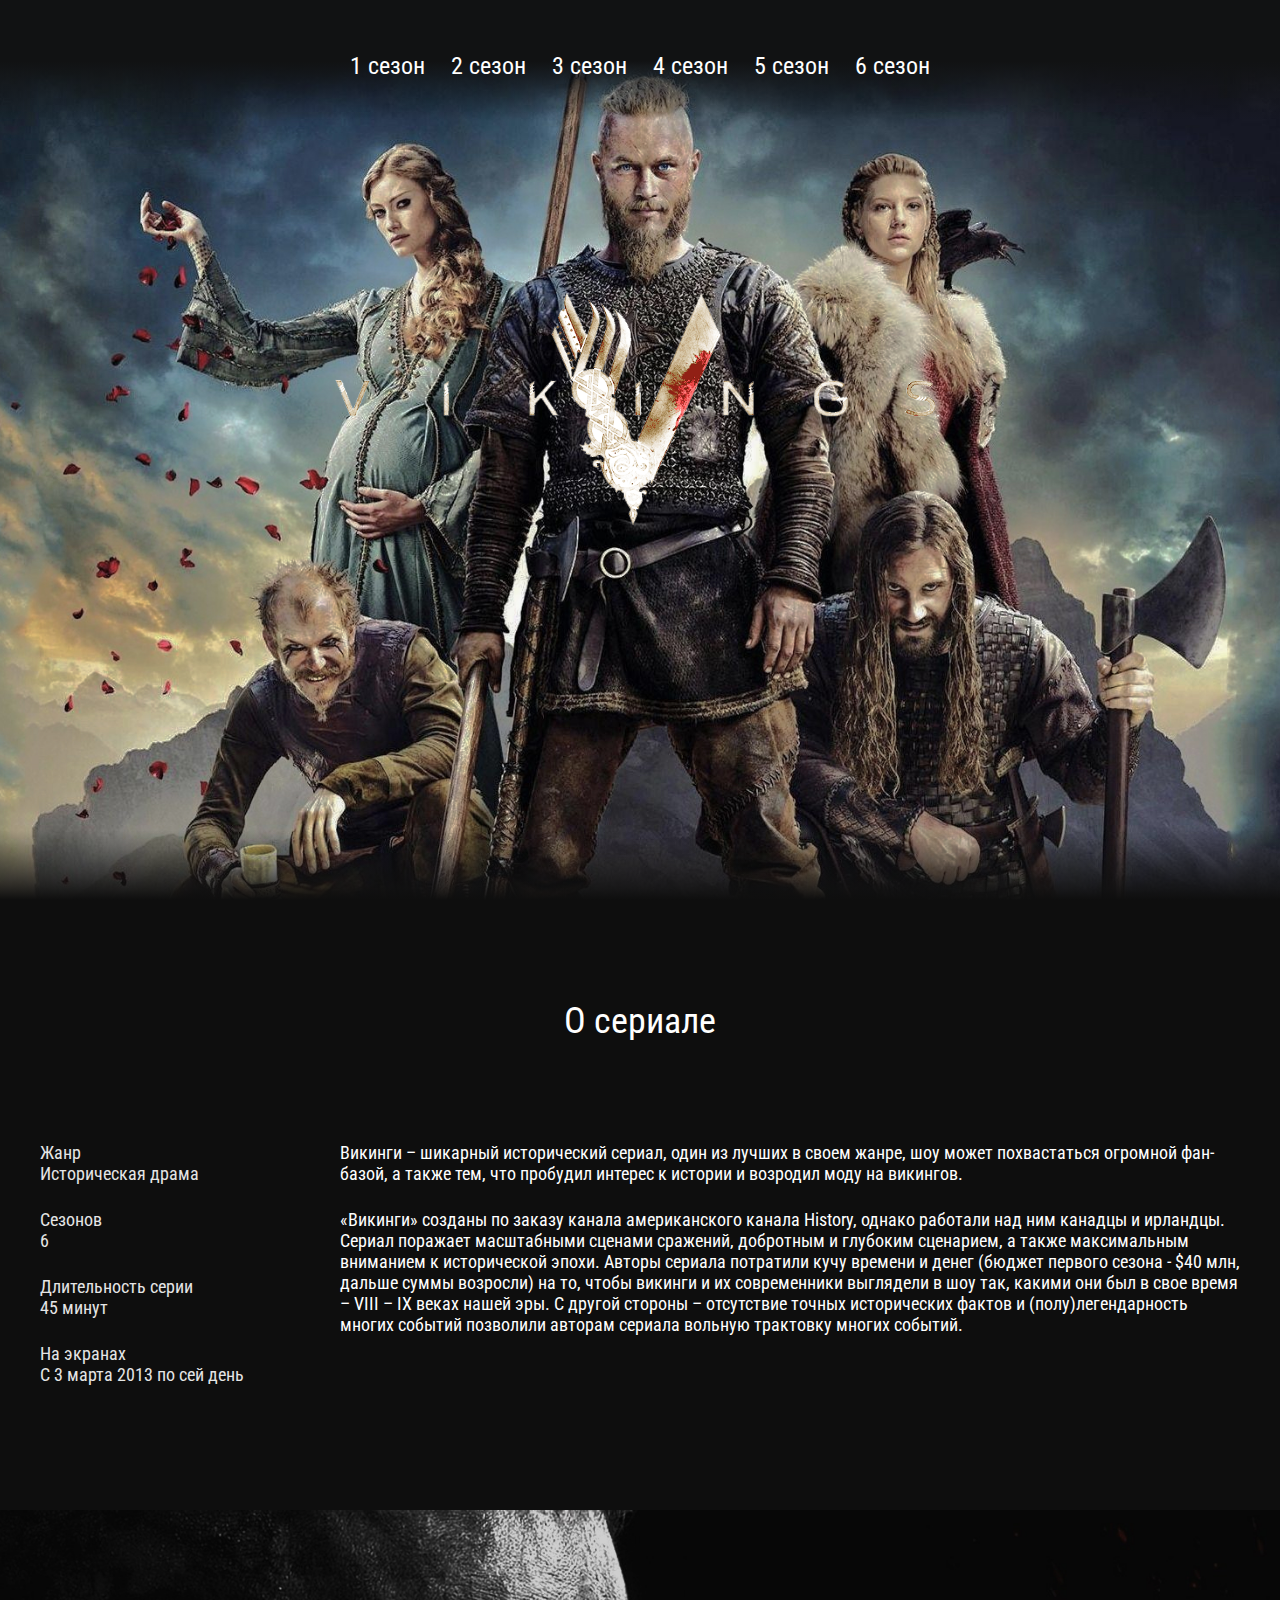
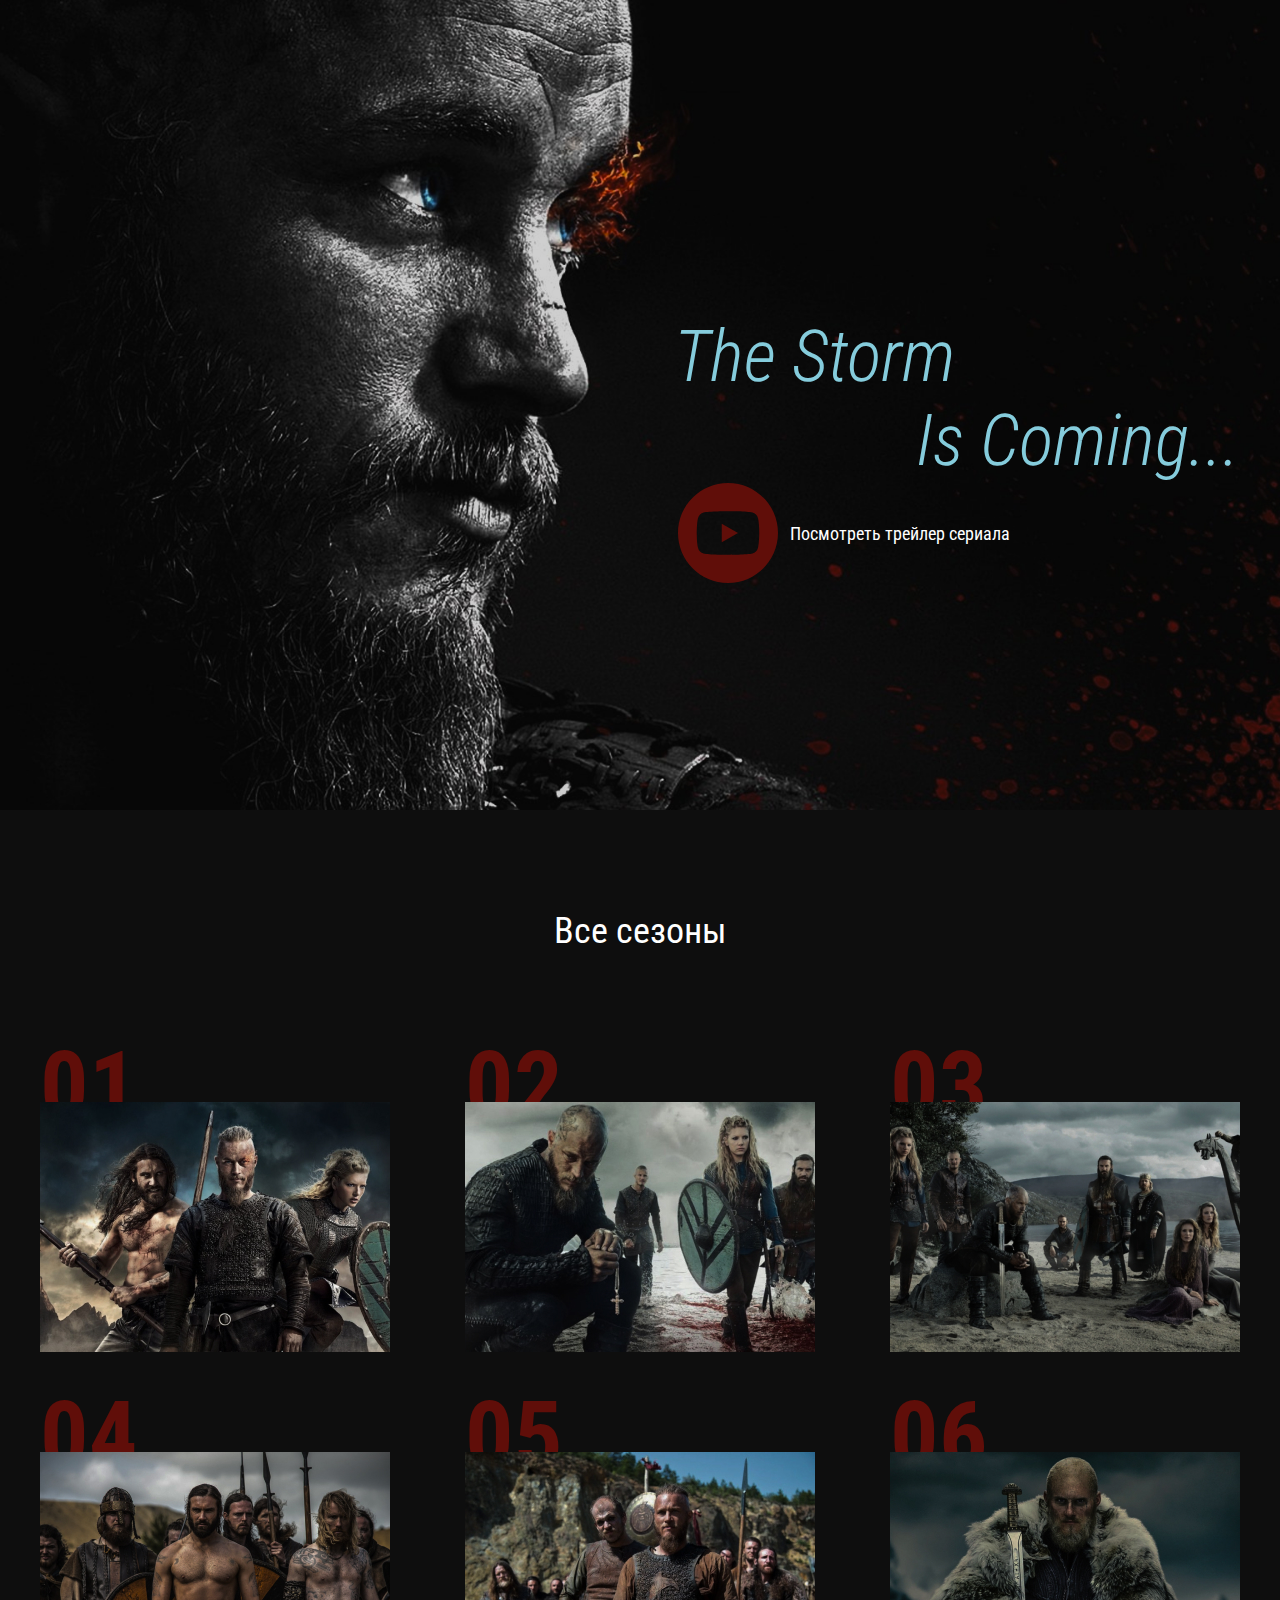
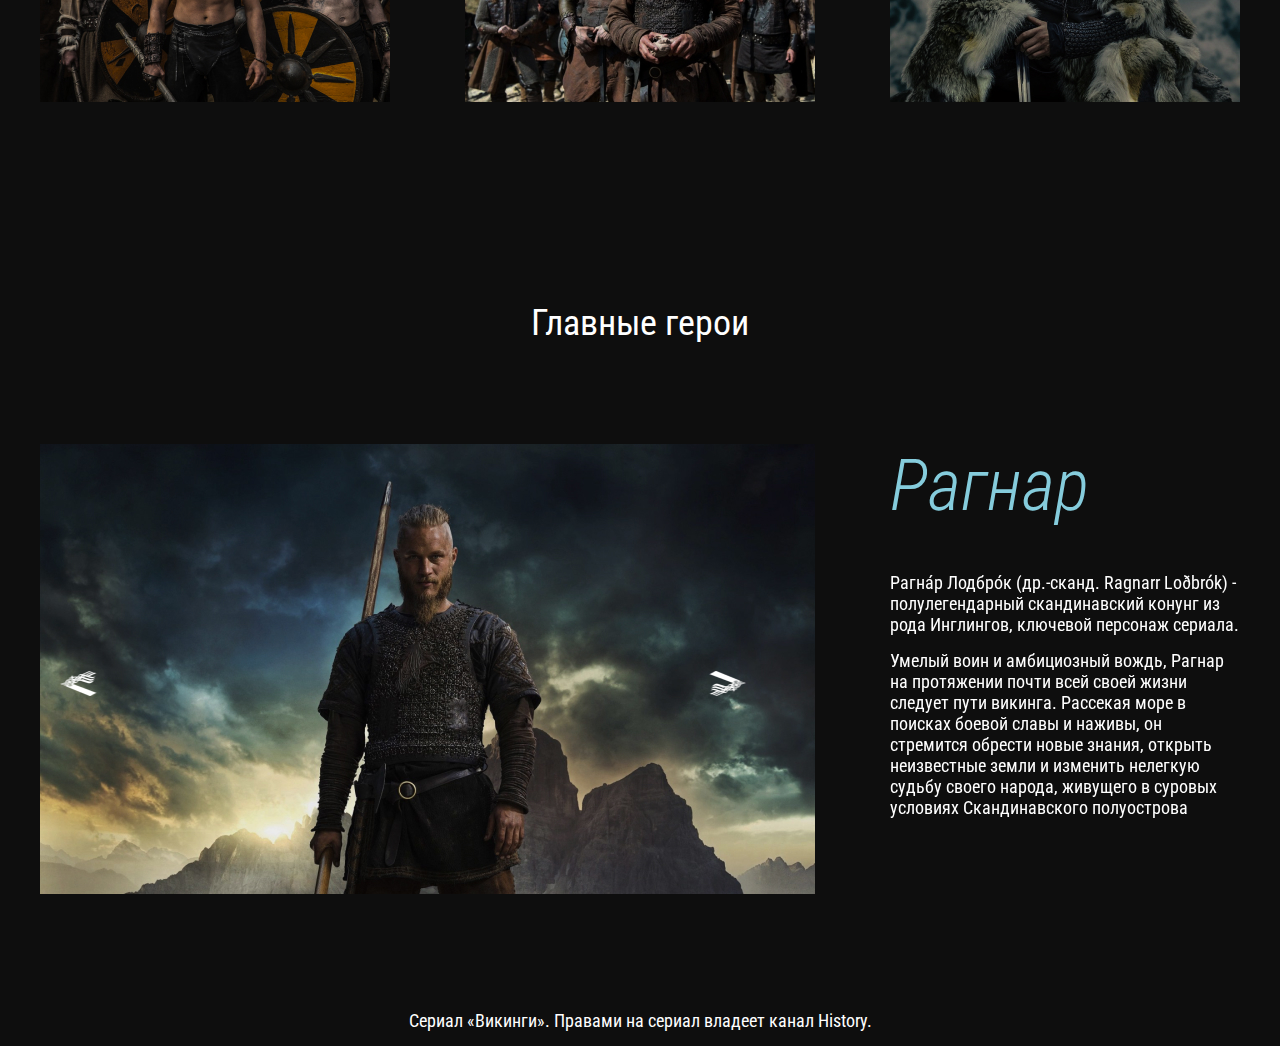
<file: index.html>
<!DOCTYPE html>
<html lang="ru">

<head>
  <meta charset="UTF-8">
  <meta name="viewport" content="width=device-width, initial-scale=1.0">
  <meta http-equiv="X-UA-Compatible" content="ie=edge">
  <title>Document</title>
  <link rel="preconnect" href="https://fonts.gstatic.com">
  <link href="https://fonts.googleapis.com/css2?family=Roboto+Condensed:ital,wght@0,400;0,700;1,300&display=swap"
    rel="stylesheet">
  <link rel="stylesheet" href="css/reset.css">
  <link rel="stylesheet" href="css/slick.css">
  <link rel="stylesheet" href="css/jquery.fancybox.css">
  <link rel="stylesheet" href="css/style.css">
</head>

<body>
  <header class="header">
    <nav class="menu">
      <button class="menu__btn">
        <span></span>
      </button>
      <ul class="menu__list">
        <li class="menu__list-item">
          <a class="menu__list-link" href="season-1.html">1 сезон</a>
        </li>
        <li class="menu__list-item">
          <a class="menu__list-link" href="#">2 сезон</a>
        </li>
        <li class="menu__list-item">
          <a class="menu__list-link" href="#">3 сезон</a>
        </li>
        <li class="menu__list-item">
          <a class="menu__list-link" href="#">4 сезон</a>
        </li>
        <li class="menu__list-item">
          <a class="menu__list-link" href="#">5 сезон</a>
        </li>
        <li class="menu__list-item">
          <a class="menu__list-link" href="#">6 сезон</a>
        </li>
      </ul>
    </nav>
    <div class="logo">
      <img class="logo__img" src="images/logo.png" alt="Логотип">
    </div>
  </header>
  <section class="about section-page">
    <div class="container">
      <h3 class="title">
        О сериале
      </h3>
      <div class="about__inner">
        <ul class="about__info">
          <li class="about__info-item">
            Жанр
            <span>Историческая драма</span>
          </li>
          <li class="about__info-item">
            Сезонов
            <span>6</span>
          </li>
          <li class="about__info-item">
            Длительность серии
            <span>45 минут</span>
          </li>
          <li class="about__info-item">
            На экранах
            <span>С 3 марта 2013 по сей день</span>
          </li>
        </ul>
        <div class="about__text">
          <p>Викинги – шикарный исторический сериал, один из лучших в своем жанре, шоу может похвастаться огромной
            фан-базой, а также
            тем, что пробудил интерес к истории и возродил моду на викингов.
          </p>
          <p>«Викинги» созданы по заказу канала американского канала History, однако работали над ним канадцы и
            ирландцы. Сериал
            поражает масштабными сценами сражений, добротным и глубоким сценарием, а также максимальным вниманием к
            исторической
            эпохи. Авторы сериала потратили кучу времени и денег (бюджет первого сезона - $40 млн, дальше суммы
            возросли) на то,
            чтобы викинги и их современники выглядели в шоу так, какими они был в свое время – VIII – IX веках нашей
            эры. С другой
            стороны – отсутствие точных исторических фактов и (полу)легендарность многих событий позволили авторам
            сериала вольную
            трактовку многих событий.</p>
        </div>
      </div>
    </div>
  </section>
  <section class="video">
    <div class="container">
      <h3 class="video__text">
        <span>The Storm</span>
        Is Coming...
      </h3>
      <a class="video__btn" data-fancybox href="https://youtu.be/xMVTKOoy1uk">Посмотреть трейлер сериала</a>
    </div>
  </section>
  <section class="seasons section-page">
    <div class="container">
      <h3 class="title">Все сезоны</h3>
      <ol class="seasons__inner">
        <li class="seasons__item" style="background-image: url('../images/seasons-img-1.jpg');">
          <a class="seasons__link" href="season-1.html">Смотреть</a>
        </li>
        <li class="seasons__item" style="background-image: url('../images/seasons-img-2.jpg');">
          <a class="seasons__link" href="#">Смотреть</a>
        </li>
        <li class="seasons__item" style="background-image: url('../images/seasons-img-3.jpg');">
          <a class="seasons__link" href="#">Смотреть</a>
        </li>
        <li class="seasons__item" style="background-image: url('../images/seasons-img-4.jpg');">
          <a class="seasons__link" href="#">Смотреть</a>
        </li>
        <li class="seasons__item" style="background-image: url('../images/seasons-img-5.jpg');">
          <a class="seasons__link" href="#">Смотреть</a>
        </li>
        <li class="seasons__item" style="background-image: url('../images/seasons-img-6.jpg');">
          <a class="seasons__link" href="#">Смотреть</a>
        </li>
      </ol>
    </div>
  </section>
  <section class="heroes section-page">
    <div class="container">
      <h3 class="title">Главные герои</h3>
      <div class="heroes__inner">
        <div class="heroes__slider-img">
          <img class="heroes__images" src="images/hero-1.jpg" alt="">
          <img class="heroes__images" src="images/hero-2.jpg" alt="">
          <img class="heroes__images" src="images/hero-3.jpg" alt="">
        </div>
        <div class="heroes__slider-text">
          <div class="heroes__text">
            <h4 class="heroes__name">Рагнар</h4>
            <p>
              Рагна́р Лодбро́к (др.-сканд. Ragnarr Loðbrók) - полулегендарный скандинавский конунг из рода Инглингов,
              ключевой
              персонаж сериала.
            </p>
            <p>
              Умелый воин и амбициозный вождь, Рагнар на протяжении почти всей своей жизни следует пути викинга.
              Рассекая море в
              поисках боевой славы и наживы, он стремится обрести новые знания, открыть неизвестные земли и изменить
              нелегкую судьбу
              своего народа, живущего в суровых условиях Скандинавского полуострова
            </p>
          </div>
          <div class="heroes__text">
            <h4 class="heroes__name">Аслауг</h4>
            <p>
              Áслауг (др.-сканд. Áslaug Sigurðardóttir, также известна под именами Аслёуг, Кра́ка («Ворона») и Кра́ба) -
              полулегендарная скандинавская дроттнинг, упоминаемая в ряде средневековых саг.
            </p>
            <p>
              Мать знаменитых скандинавских вождей - Уббе, Хвитсерка, Сигурда Змееглазого и Ивара Бескостного, рожденных от Рагнара.
              Наибольшую любовь Аслауг испытывает к младшему сыну, ущербному с рождения Ивару. Этот факт оказывает значительное
              влияние на поступки самой матери и ее возмужавшего отпрыска.
            </p>
          </div>
          <div class="heroes__text">
            <h4 class="heroes__name">Бьёрн</h4>
            <p>
              Бьёрн Железнобо́кий (др.-сканд. Björn Járnsíða, швед. Björn Järnsida) - полулегендарный скандинавский конунг, основатель
              шведской королевской династии Мунсё.
            </p>
            <p>
              Сильный и решительный человек, Бьёрн намерен стать великим воином, лидером и первооткрывателем. Он полностью разделяет
              жажду своего отца к приключениям и поддерживает его, регулярно участвуя в грабительских набегах викингов. Набравшись
              опыта в сражениях и мореплавании, возглавляет собственные походы.
            </p>
          </div>
        </div>
      </div>
    </div>
  </section>
  <footer class="footer">
    <div class="container">
      <p class="copy">
        Сериал «Викинги». Правами на сериал владеет канал History.
      </p>
    </div>
  </footer>

  <script src="https://ajax.googleapis.com/ajax/libs/jquery/3.4.1/jquery.min.js"></script>
  <script src="js/slick.min.js"></script>
  <script src="js/jquery.fancybox.min.js"></script>
  <script src="js/main.js"></script>
</body>

</html>
</file>
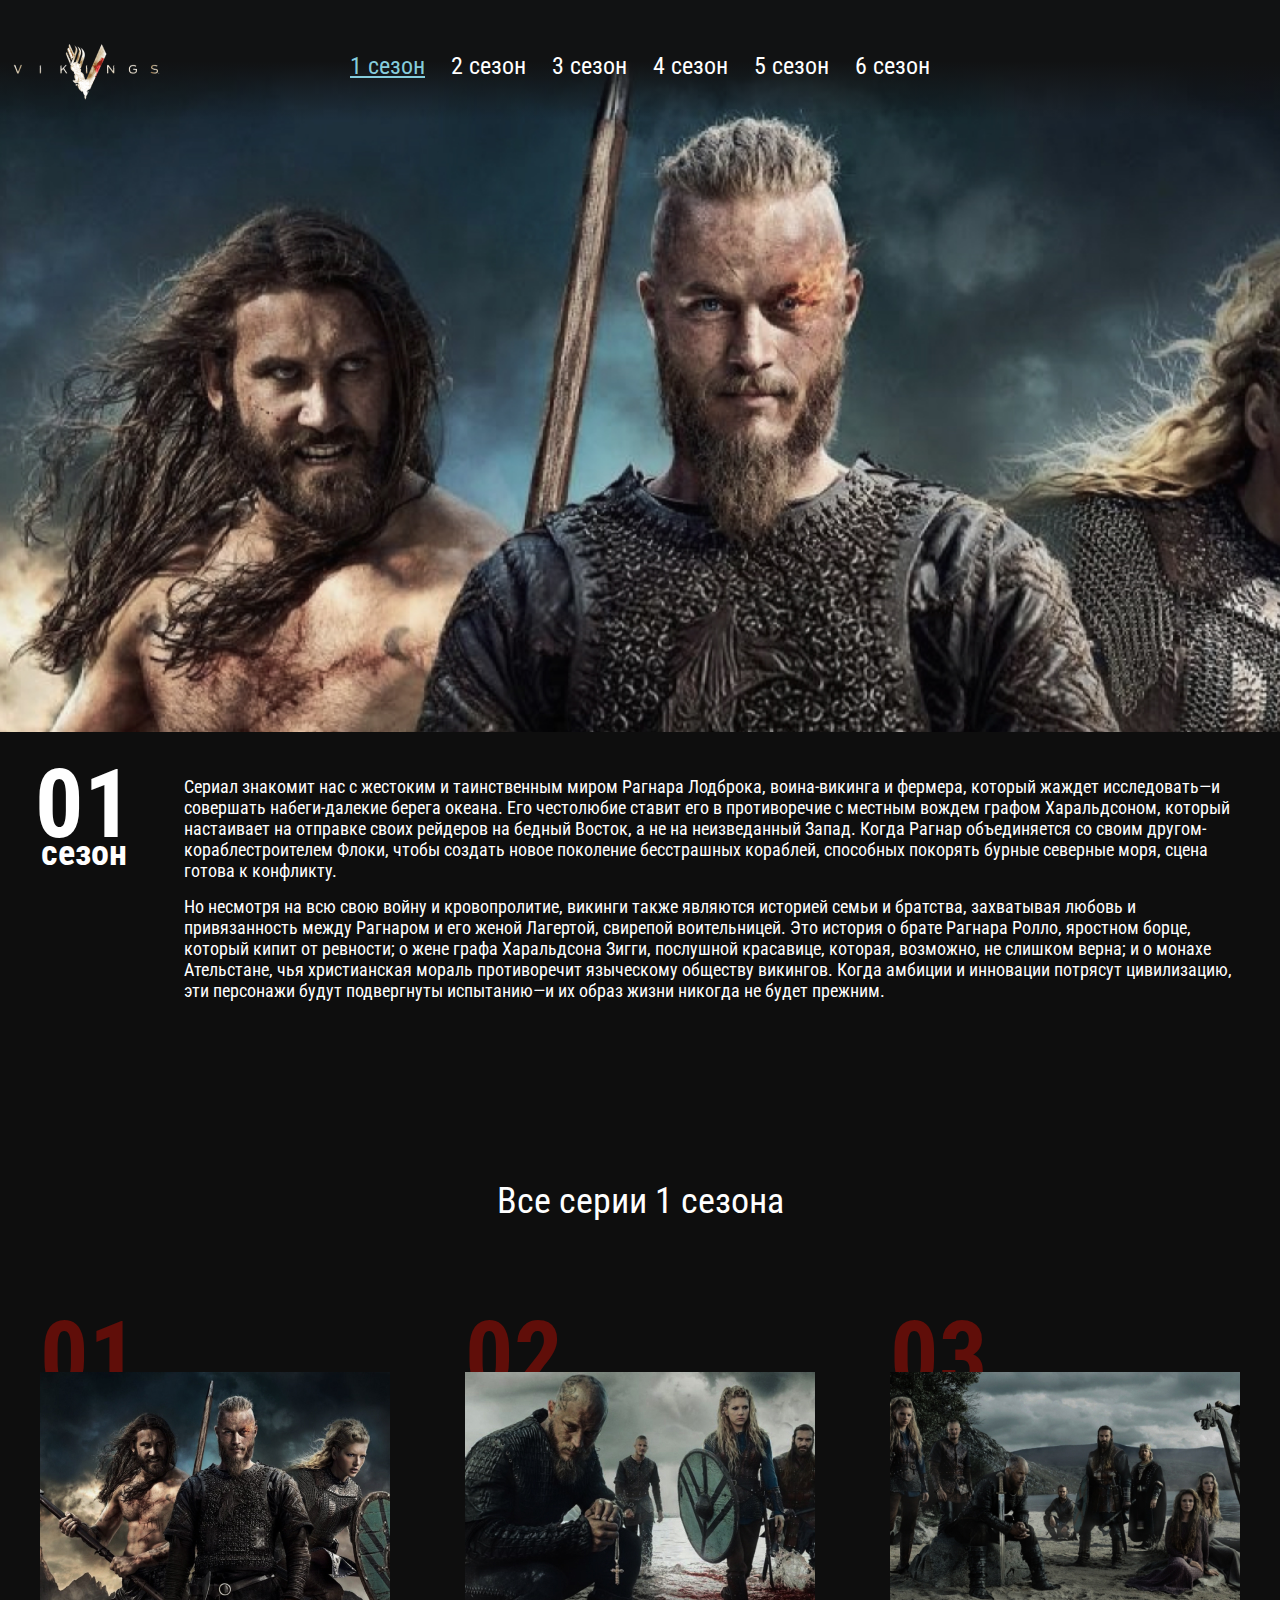
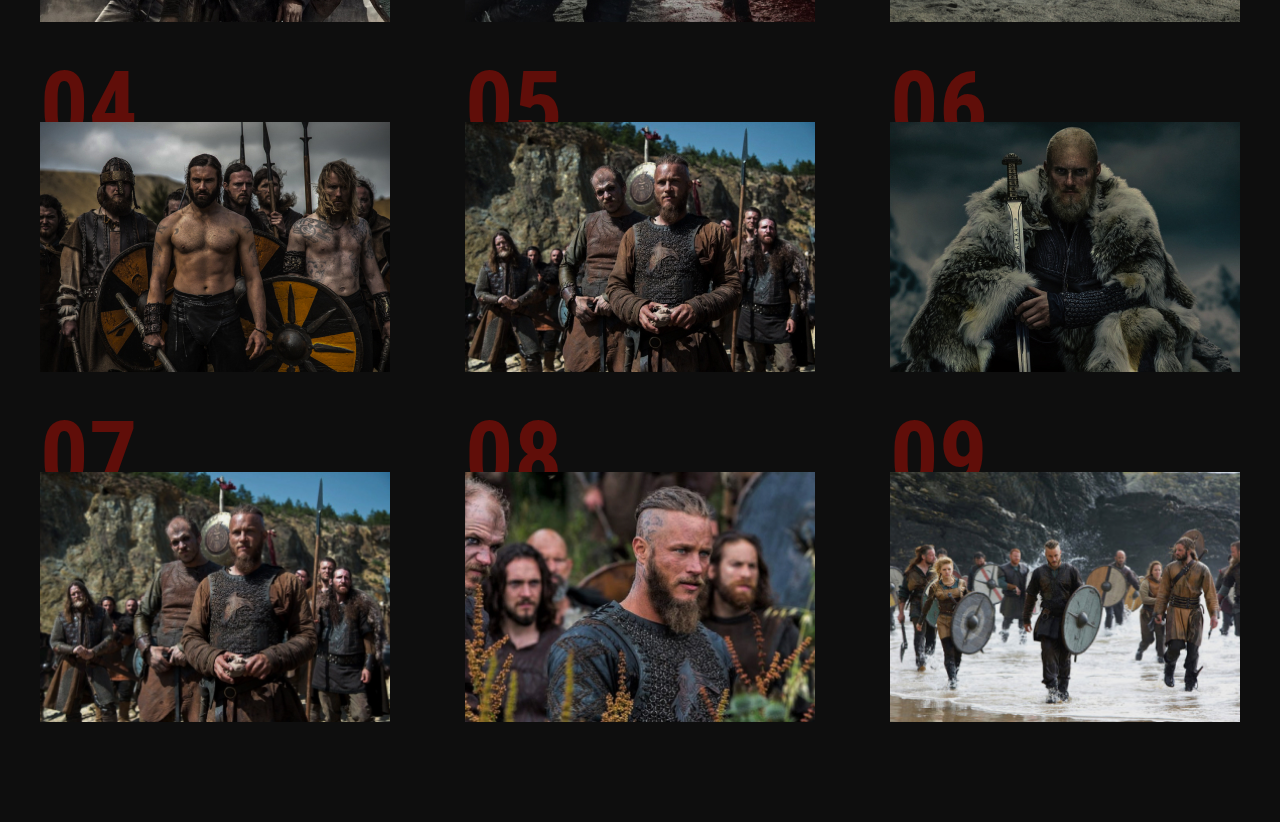
<file: season-1.html>
<!DOCTYPE html>
<html lang="ru">

<head>
  <meta charset="UTF-8">
  <meta name="viewport" content="width=device-width, initial-scale=1.0">
  <meta http-equiv="X-UA-Compatible" content="ie=edge">
  <title>Document</title>
  <link rel="preconnect" href="https://fonts.gstatic.com">
  <link href="https://fonts.googleapis.com/css2?family=Roboto+Condensed:ital,wght@0,400;0,700;1,300&display=swap"
    rel="stylesheet">
  <link rel="stylesheet" href="css/reset.css">
  <link rel="stylesheet" href="css/jquery.fancybox.css">
  <link rel="stylesheet" href="css/style.css">
</head>

<body>

  <header class="page-header">
    <nav class="menu">
      <button class="menu__btn">
        <span></span>
      </button>
      <div class="menu__container">
        <a class="page-logo" href="index.html">
          <img src="images/page-logo.png" alt="">
        </a>
        <ul class="menu__list">
          <li class="menu__list-item">
            <a class="menu__list-link menu__list-link--active" href="#">1 сезон</a>
          </li>
          <li class="menu__list-item">
            <a class="menu__list-link" href="#">2 сезон</a>
          </li>
          <li class="menu__list-item">
            <a class="menu__list-link" href="#">3 сезон</a>
          </li>
          <li class="menu__list-item">
            <a class="menu__list-link" href="#">4 сезон</a>
          </li>
          <li class="menu__list-item">
            <a class="menu__list-link" href="#">5 сезон</a>
          </li>
          <li class="menu__list-item">
            <a class="menu__list-link" href="#">6 сезон</a>
          </li>
        </ul>
      </div>
    </nav>
    <div class="season-info">
      <div class="season-info__num">
        01
        <span>cезон</span>
      </div>
      <div class="season-info__text">
        <p>
          Сериал знакомит нас с жестоким и таинственным миром Рагнара Лодброка, воина-викинга и фермера, который жаждет
          исследовать—и совершать набеги-далекие берега океана. Его честолюбие ставит его в противоречие с местным вождем графом
          Харальдсоном, который настаивает на отправке своих рейдеров на бедный Восток, а не на неизведанный Запад. Когда Рагнар
          объединяется со своим другом-кораблестроителем Флоки, чтобы создать новое поколение бесстрашных кораблей, способных
          покорять бурные северные моря, сцена готова к конфликту.
        </p>
        <p>
          Но несмотря на всю свою войну и кровопролитие, викинги также являются историей семьи и братства, захватывая любовь и
          привязанность между Рагнаром и его женой Лагертой, свирепой воительницей. Это история о брате Рагнара Ролло, яростном
          борце, который кипит от ревности; о жене графа Харальдсона Зигги, послушной красавице, которая, возможно, не слишком
          верна; и о монахе Ательстане, чья христианская мораль противоречит языческому обществу викингов. Когда амбиции и
          инновации потрясут цивилизацию, эти персонажи будут подвергнуты испытанию—и их образ жизни никогда не будет прежним.
        </p>
      </div>
    </div>
  </header>
  <section class="seasons section-page">
    <div class="container">
      <h3 class="title">Все серии 1 сезона</h3>
      <ol class="seasons__inner">
        <li class="seasons__item" style="background-image: url('../images/seasons-img-1.jpg');">
          <a class="seasons__link" data-fancybox="gallery" href="https://youtu.be/xMVTKOoy1uk?=autoplay=0">Смотреть</a>
        </li>
        <li class="seasons__item" style="background-image: url('../images/seasons-img-2.jpg');">
          <a class="seasons__link" data-fancybox="gallery" href="https://youtu.be/xMVTKOoy1uk?=autoplay=0">Смотреть</a>
        </li>
        <li class="seasons__item" style="background-image: url('../images/seasons-img-3.jpg');">
          <a class="seasons__link" data-fancybox="gallery" href="https://youtu.be/xMVTKOoy1uk?=autoplay=0">Смотреть</a>
        </li>
        <li class="seasons__item" style="background-image: url('../images/seasons-img-4.jpg');">
          <a class="seasons__link" data-fancybox="gallery" href="https://youtu.be/xMVTKOoy1uk?=autoplay=0">Смотреть</a>
        </li>
        <li class="seasons__item" style="background-image: url('../images/seasons-img-5.jpg');">
          <a class="seasons__link" data-fancybox="gallery" href="https://youtu.be/xMVTKOoy1uk?=autoplay=0">Смотреть</a>
        </li>
        <li class="seasons__item" style="background-image: url('../images/seasons-img-6.jpg');">
          <a class="seasons__link" data-fancybox="gallery" href="https://youtu.be/xMVTKOoy1uk?=autoplay=0">Смотреть</a>
        </li>
        <li class="seasons__item" style="background-image: url('../images/seasons-img-7.jpg');">
          <a class="seasons__link" data-fancybox="gallery" href="https://youtu.be/xMVTKOoy1uk?=autoplay=0">Смотреть</a>
        </li>
        <li class="seasons__item" style="background-image: url('../images/seasons-img-8.jpg');">
          <a class="seasons__link" data-fancybox="gallery" href="https://youtu.be/xMVTKOoy1uk?=autoplay=0">Смотреть</a>
        </li>
        <li class="seasons__item" style="background-image: url('../images/seasons-img-9.jpg');">
          <a class="seasons__link" data-fancybox="gallery" href="https://youtu.be/xMVTKOoy1uk?=autoplay=0">Смотреть</a>
        </li>
      </ol>
    </div>
  </section>

  <script src="https://ajax.googleapis.com/ajax/libs/jquery/3.4.1/jquery.min.js"></script>
  <script src="js/jquery.fancybox.min.js"></script>
  <script src="js/main.js"></script>
</body>

</html>
</file>
<file: css/style.css>
* {
  box-sizing: border-box;
}

body {
  background-color: #0e0e0e;
  color: #fff;
  font-family: 'Roboto Condensed', sans-serif;
  font-weight: 400;
  font-size: 18px;
  line-height: 21px;
}

a {
  color: inherit;
  text-decoration: none;
}

ul {
  list-style: none;
}

.container {
  max-width: 1220px;
  padding: 0 10px;
  margin: 0 auto;
}

.section-page {
  padding: 100px 0;
}

.title {
  text-align: center;
  margin-bottom: 100px;
  font-size: 36px;
  line-height: 42px;
  font-weight: 400;
}

.header {
  background-image: url('../images/header_bg.jpg');
  height: 100vh;
  background-repeat: no-repeat;
  background-size: cover;
  background-position: center 50px;
  text-align: center;
  position: relative;
}

.header::after {
  content: '';
  position: absolute;
  height: 70px;
  bottom: 0;
  left: 0;
  width: 100%;
  background: linear-gradient(180deg, #0e0e0e 0%, rgba(17, 17, 17, 0.850295) 16.53%, rgba(32, 31, 33, 0) 100%);
  transform: rotate(180deg);
}

.menu {
  padding: 50px 0 58px;
  background: linear-gradient(180deg, #111213 0%, #111213 43.62%, rgba(32, 31, 33, 0) 86.33%);
}

.menu__btn {
  display: none;
}

.menu__list {
  display: flex;
  justify-content: center;
}

.menu__list-item {
  padding: 0 13px;
}

.menu__list-link {
  font-size: 36px;
  line-height: 42px;
}

.menu__list-link:hover,
.menu__list-link--active {
  color: #85ccdc;
  text-decoration: underline;
}

.logo {
  padding-top: 17vh;
}

.about__inner {
  display: flex;
}

.about__info {
  width: 375px;
  margin-right: 50px;
  flex: none;
}

.about__info-item {
  margin-bottom: 25px;
  color: #e5e5e5;
}

.about__info-item span {
  display: block;
}

.about__text p {
  margin-bottom: 25px;
}

.video {
  background-image: url('../images/video_bg.jpg');
  height: 100vh;
  background-size: cover;
  background-position: center center;
  background-repeat: no-repeat;
  text-align: right;
}

.video__text {
  font-style: italic;
  font-weight: 300;
  font-size: 72px;
  line-height: 84px;
  color: #85ccdc;
  padding-top: 45vh;
  margin-bottom: 40px;
}

.video__text span {
  display: block;
  padding-right: 285px;
}

.video__btn {
  padding-left: 112px;
  position: relative;
  margin-right: 230px;
}

.video__btn::before {
  content: '';
  position: absolute;
  width: 100px;
  height: 100px;
  top: -40px;
  left: 0;
  background-image: url('../images/youtube-btn.svg');
}

.seasons__inner {
  display: grid;
  grid-template-columns: repeat(auto-fill, minmax(284px, 1fr));
  grid-gap: 100px 75px;
  counter-reset: number;
  padding-top: 50px;
}

.seasons__item {
  height: 250px;
  background-repeat: no-repeat;
  background-position: center center;
  background-size: cover;
  list-style: none;
  position: relative;
  display: flex;
  justify-content: center;
  align-items: center;
}

.seasons__item:hover .seasons__link {
  opacity: 1;
}

.seasons__item::before {
  content: '0' counter(number);
  counter-increment: number;
  position: absolute;
  font-weight: bold;
  font-size: 96px;
  line-height: 112px;
  color: #600e09;
  left: 0;
  top: -72px;
  z-index: -1;
}

.seasons__item:nth-child(n + 10)::before {
  content: counter(number);
}

.seasons__item:hover::after {
  content: '';
  position: absolute;
  top: 0;
  left: 0;
  right: 0;
  bottom: 0;
  background: rgba(14, 14, 14, 0.8);
}

.seasons__link {
  font-size: 36px;
  line-height: 42px;
  padding: 12px 78px 11px;
  background-color: #0e0e0e;
  opacity: 0;
  transform: all 0.3s;
  z-index: 2;
}

.heroes__inner {
  display: flex;
  justify-content: space-between;
}

.heroes__slider-img {
  max-width: 775px;
}

.heroes__slider-text {
  max-width: 350px;
}

.slick-btn {
  position: absolute;
  top: 50%;
  transform: translate(-50%);
  border: none;
  background-color: transparent;
  z-index: 5;
  cursor: pointer;
  outline: none;
}

.slick-prev {
  left: 38px;
}

.slick-next {
  right: 38px;
}

.heroes__name {
  font-style: italic;
  font-weight: 300;
  font-size: 72px;
  line-height: 84px;
  color: #85ccdc;
  margin-bottom: 44px;
}

.heroes__text p {
  margin-bottom: 15px;
}

.copy {
  padding: 14px 0 15px;
  text-align: center;
}

/* start season-1 */

.page-header {
  background-image: url('../images/season-1bg.jpg');
  background-repeat: no-repeat;
  background-position: center center;
  background-size: cover;
  height: 90vh;
  position: relative;
}

.menu__container {
  max-width: 1385px;
  margin: 0 auto;
  position: relative;
}

.page-logo {
  position: absolute;
  left: 0;
}

.season-info {
  position: absolute;
  max-width: 1385px;
  display: flex;
  padding: 44px 47px 64px 35px;
  background-color: #0e0e0e;
  bottom: 0;
  left: 0;
  right: 0;
  margin: 0 auto;
}

.season-info__num {
  font-weight: bold;
  font-size: 96px;
  line-height: 56px;
  text-align: center;
  margin-right: 51px;
}

.season-info__num span {
  display: block;
  font-size: 36px;
  line-height: 42px;
}

.season-info__text p {
  margin-bottom: 15px;
}

/* end season-1 */

/* start media */

@media (max-width: 1420px) {
  .page-logo {
    left: 10px;
    top: -6px;
  }
}

@media (max-width: 1366px) {
  .logo__img {
    width: 50%;
  }

  .menu__list-link {
    font-size: 24px;
    line-height: 32px;
  }

  .about__info {
    width: 250px;
  }

  .page-header {
    height: 120vh;
  }
}

@media (max-width: 1200px) {
  .heroes__inner {
    display: block;
  }

  .heroes__slider-text {
    max-width: 100%;
    padding-top: 50px;
  }

  .heroes__slider-img {
    max-width: 100%;
  }
}

@media (max-width: 1088px) {
  .seasons__item {
    height: 340px;
  }
}

@media (max-width: 992px) {
  .page-logo {
    display: none;
  }
}

@media (max-width: 768px) {
  .about__inner {
    display: block;
  }

  .section-page {
    padding: 50px 0;
  }

  .title {
    margin-bottom: 50px;
    font-size: 28px;
    line-height: 36px;
  }

  body {
    font-size: 16px;
    line-height: 19px;
  }

  .video__text {
    font-size: 48px;
    line-height: 56px;
  }

  .video__text span {
    padding-right: 200px;
  }

  .video__btn {
    margin-right: 0;
    padding-left: 62px;
  }

  .video__btn::before {
    width: 50px;
    height: 50px;
    background-size: cover;
    top: -16px;
  }

  .seasons__inner {
    grid-gap: 80px 35px;
  }

  .heroes__name {
    font-size: 46px;
    line-height: 56px;
    margin-bottom: 25px;
  }

  .season-info {
    display: block;
    padding: 30px 10px 0 10px;
  }

  .season-info__num {
    text-align: left;
    font-size: 50px;
    line-height: 26px;
    margin-bottom: 15px;
  }

  .season-info__num span {
    font-size: 25px;
    line-height: 32px;
  }
}

@media (max-width: 640px) {
  .menu {
    padding: 0;
    text-align: center;
    background: linear-gradient(180deg, #111213 0%, #111213 10%, rgba(32, 31, 33, 0) 86.33%);
  }

  .menu__list {
    display: block;
    transform: translateY(-130%);
    transition: all .3s;
  }

  .menu__list.menu__list--active {
    transform: translateY(0%);
    padding: 100px 0 50px;
    background-color: #0e0e0e;
  }

  .menu__list-link {
    display: block;
    padding: 10px 0;
  }

  .logo {
    padding-top: 21vh;
  }

  .page-logo {
    display: block;
    z-index: 10;
    top: 22px;
  }

  .menu__btn {
    display: block;
    width: 50px;
    height: 40px;
    cursor: pointer;
    position: absolute;
    z-index: 10;
    right: 10px;
    top: 20px;
    display: flex;
    align-items: center;
    background-color: transparent;
    border: none;
    padding: 0;
  }

  .menu__btn span {
    background-color: #fff;
    height: 5px;
    width: 100%;
  }

  .menu__btn::after,
  .menu__btn::before {
    content: '';
    width: 100%;
    height: 5px;
    background-color: #fff;
    position: absolute;
  }

  .menu__btn::before {
    top: 0;
    left: 0;
  }

  .menu__btn::after {
    bottom: 0;
    left: 0;
  }

  .page-header {
    height: 160vh;
  }
}

@media (max-width: 414px) {
  .seasons__item {
    height: 203px;
  }
}

@media (max-width: 374px) {
  .page-header {
    height: 200vh;
  }
}

/* end media */
</file>
